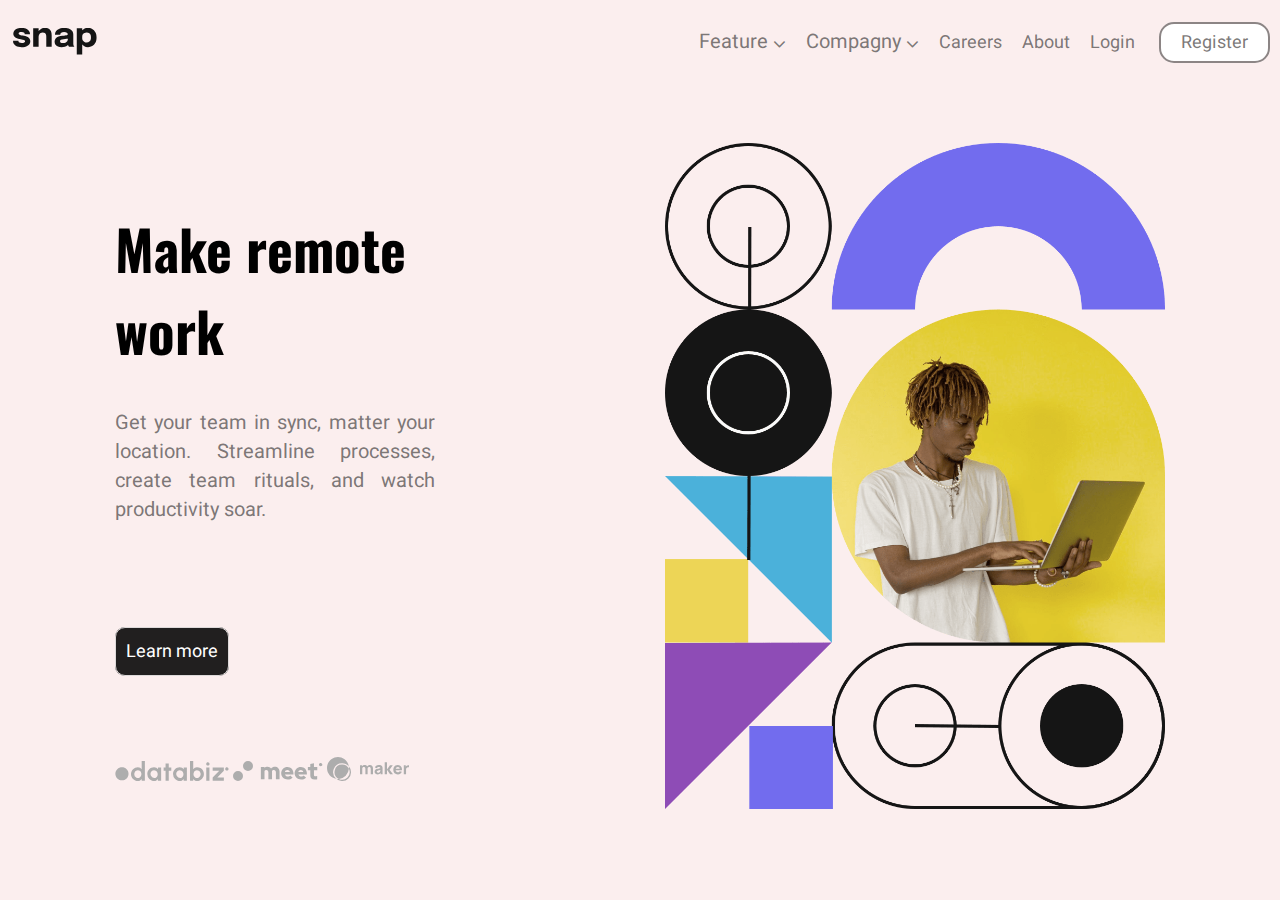
<file: frontEndMenter_2/index.html>
<!DOCTYPE html>
<html lang="en">
<head>
    <meta charset="UTF-8">
    <meta http-equiv="X-UA-Compatiblerotate()" content="IE=edge">
    <meta name="viewport" content="width=device-width, initial-scale=1.0">
    <link rel="stylesheet" href="style.css">
    <link rel="shortcut icon" href="favicon-32x32.png">
    <link rel="stylesheet" href="font-awesome-4.7.0/css/font-awesome.min.css">
   <script src="jquery-3.6.0.js"></script>
    <title>Front end challenge 2</title>
</head>
<body>
    <header>
        <svg width="84" height="27" xmlns="http://www.w3.org/2000/svg" class="logo"><path d="M8.852 19.42c-1.108 0-2.175-.128-3.202-.385a9.648 9.648 0 0 1-2.756-1.137c-.811-.502-1.453-1.13-1.925-1.882-.473-.752-.709-1.63-.709-2.633v-.316h5.39v.246c0 .676.3 1.172.901 1.487.601.315 1.415.472 2.441.472a7.08 7.08 0 0 0 1.55-.166c.495-.11.903-.291 1.224-.542.321-.251.482-.569.482-.954 0-.618-.342-1.056-1.024-1.313-.683-.256-1.777-.513-3.282-.77a21.716 21.716 0 0 1-2.59-.595A10.937 10.937 0 0 1 2.938 9.91 5.28 5.28 0 0 1 1.17 8.28C.727 7.622.505 6.82.505 5.875c0-1.26.382-2.322 1.146-3.185.764-.863 1.782-1.517 3.054-1.96C5.977.287 7.377.065 8.905.065c1.458 0 2.818.242 4.078.726 1.26.484 2.28 1.179 3.062 2.083.782.904 1.172 1.992 1.172 3.264v.245H11.88v-.21c0-.467-.149-.846-.446-1.138a2.804 2.804 0 0 0-1.129-.656 4.616 4.616 0 0 0-1.418-.219c-.443 0-.9.05-1.373.149-.473.099-.872.262-1.199.49-.327.227-.49.545-.49.954 0 .396.175.72.525.97.35.252.84.456 1.47.613.63.158 1.36.306 2.188.447.781.128 1.607.306 2.476.533.869.228 1.686.549 2.45.963a5.34 5.34 0 0 1 1.855 1.627c.472.671.709 1.52.709 2.546 0 1.062-.245 1.972-.735 2.73a5.607 5.607 0 0 1-1.987 1.847 10.04 10.04 0 0 1-2.782 1.05c-1.021.227-2.068.341-3.142.341ZM33.48 19V8.92c0-.77-.1-1.473-.298-2.109a2.965 2.965 0 0 0-1.067-1.531c-.513-.385-1.254-.577-2.223-.577-.84 0-1.566.192-2.178.577a3.754 3.754 0 0 0-1.41 1.61c-.326.688-.49 1.482-.49 2.38L24.31 8.185c0-1.61.35-3.022 1.05-4.235a7.627 7.627 0 0 1 2.844-2.853C29.398.41 30.726.066 32.183.066c1.53 0 2.786.306 3.772.919.986.612 1.721 1.464 2.205 2.555.484 1.09.726 2.365.726 3.824V19H33.48Zm-13.09 0V.415h5.425V19h-5.425Zm28.389.385c-1.354 0-2.558-.216-3.614-.648-1.056-.431-1.881-1.055-2.476-1.872-.595-.817-.893-1.808-.893-2.975 0-1.318.362-2.392 1.085-3.22.724-.828 1.683-1.461 2.879-1.899a15.898 15.898 0 0 1 3.894-.866c2.041-.198 3.45-.38 4.226-.542.776-.164 1.164-.45 1.164-.858V6.47c0-.688-.33-1.23-.989-1.627-.66-.397-1.578-.595-2.756-.595-1.249 0-2.202.224-2.861.673-.66.45-.99 1.135-.99 2.056H42.11c0-1.493.406-2.753 1.217-3.78.81-1.026 1.91-1.805 3.298-2.336 1.389-.53 2.958-.796 4.708-.796 1.633 0 3.144.248 4.532.744 1.389.496 2.506 1.24 3.352 2.231.845.992 1.268 2.252 1.268 3.78v8.032c0 .479.015.937.044 1.374.03.438.096.837.201 1.199.117.408.263.747.438 1.015.175.268.32.455.437.56h-5.337a3.723 3.723 0 0 1-.376-.508 3.962 3.962 0 0 1-.43-.892 7.195 7.195 0 0 1-.305-1.234 9.674 9.674 0 0 1-.097-1.461l1.12.77c-.326.77-.854 1.432-1.583 1.986-.73.554-1.593.98-2.59 1.278-.998.297-2.074.446-3.23.446Zm1.452-4.06a6.14 6.14 0 0 0 2.389-.464A4.104 4.104 0 0 0 54.43 13.4c.467-.665.7-1.534.7-2.608V8.92l1.348 1.313c-.77.28-1.66.51-2.669.69-1.01.182-2.015.324-3.019.43-1.19.116-2.08.317-2.668.603-.59.286-.884.767-.884 1.444 0 .642.25 1.123.752 1.444.502.32 1.249.481 2.24.481Zm13.742 11.323V.415h5.442v26.233h-5.442Zm11.182-7.228a7.325 7.325 0 0 1-4.042-1.181c-1.225-.788-2.205-1.85-2.94-3.185-.735-1.336-1.103-2.838-1.103-4.507v-.28l2.345-.052v.21c0 .863.21 1.619.63 2.266.42.648.963 1.146 1.628 1.496.665.35 1.359.526 2.082.526 1.19 0 2.226-.412 3.106-1.234.881-.823 1.322-2.109 1.322-3.859s-.438-3.025-1.313-3.824c-.875-.799-1.913-1.199-3.115-1.199-.723 0-1.417.173-2.082.517a4.308 4.308 0 0 0-1.628 1.461c-.42.63-.63 1.383-.63 2.257l-2.345-.14c0-1.68.368-3.164 1.103-4.453.735-1.29 1.715-2.307 2.94-3.054a7.619 7.619 0 0 1 4.042-1.12c1.505 0 2.911.37 4.218 1.111 1.306.741 2.365 1.823 3.176 3.247.81 1.423 1.216 3.155 1.216 5.197 0 2.135-.396 3.932-1.19 5.39-.793 1.458-1.843 2.558-3.15 3.299a8.51 8.51 0 0 1-4.27 1.111Z" fill="#151515"/></svg> 
        <nav>
            <div class="navBar">
                <span class="feature">Feature <i class=" fa fa-duotone fa-angle-down rotate-feature"></i>
                    <ul class="ul-feature">
                        <li><a href=""> <svg width="14" height="16" xmlns="http://www.w3.org/2000/svg" class="svg"><path d="M14 3v12a1 1 0 0 1-1 1H1a1 1 0 0 1-1-1V3a1 1 0 0 1 1-1h1V1a1 1 0 1 1 2 0v1h2V1a1 1 0 1 1 2 0v1h2V1a1 1 0 0 1 2 0v1h1a1 1 0 0 1 1 1Zm-2 3H2v1h10V6Zm0 3H2v1h10V9Zm0 3H2v1h10v-1Z" fill="#726CEE"/></svg>Todo List</a></li>
                        <li><a href=""> <svg width="16" height="16" xmlns="http://www.w3.org/2000/svg" class="svg"><path d="M12.667 8.667h-4v4h4v-4ZM11.334 0v1.333H4.667V0h-2v1.333h-1C.75 1.333 0 2.083 0 3v11.333C0 15.25.75 16 1.667 16h12.667C15.25 16 16 15.25 16 14.333V3c0-.917-.75-1.667-1.666-1.667h-1V0h-2Zm3 14.333H1.667V5.5h12.667v8.833Z" fill="#4BB1DA"/></svg>   Calander</a></li>
                        <li><a href=""> <svg width="13" height="17" xmlns="http://www.w3.org/2000/svg" class="svg"><path d="M6.408 13.916c-3.313 0-6-1.343-6-3 0-.612.371-1.18 1-1.654V7.916a5 5 0 0 1 3.041-4.6 2 2 0 0 1 3.507-1.664 2 2 0 0 1 .411 1.664 5.002 5.002 0 0 1 3.041 4.6v1.346c.629.474 1 1.042 1 1.654 0 1.657-2.687 3-6 3Zm0 1c.694 0 1.352-.066 1.984-.16.004.054.016.105.016.16a2 2 0 0 1-4 0c0-.055.012-.106.016-.16.633.094 1.29.16 1.984.16Z" fill="#EDD556"/></svg>  Reminder</a></li>
                        <li><a href=""> <svg width="16" height="16" xmlns="http://www.w3.org/2000/svg" class="svg"><path d="M8 0a8 8 0 1 1 0 16A8 8 0 0 1 8 0Zm0 2.133a5.867 5.867 0 1 0 0 11.734A5.867 5.867 0 0 0 8 2.133ZM8 3.2a4.8 4.8 0 1 1 0 9.6 4.8 4.8 0 0 1 0-9.6Zm-.533 2.667a.533.533 0 0 0-.534.533v2.133c0 .295.24.534.534.534h3.2a.533.533 0 0 0 0-1.067H8V6.4a.533.533 0 0 0-.533-.533Z" fill="#8E4CB6"/></svg>  Planning</a></li>
                    </ul>
                </span>
                <span class="compagny">Compagny <i class=" fa fa-duotone fa-angle-down rotate-compagny"></i>
                    <ul class="ul-compagny">
                        <li><a href="#">History</a></li>
                        <li><a href="#">Our time</a></li>
                        <li><a href="#">Bloc</a></li>
                    </ul>
                </span>
                <span><a href="#">Careers</a></span>
                <span><a href="#">About</a></span>
                <div class="connexion">
                    <span><a href="#">Login</a></span>
                    <span class="active"><a href="#">Register</a></span>
                </div>
            </div>
        </nav>
    </header>
    <div class="menu">
        <p class="icon-menu-1"></p>
        <p class="icon-menu-2"></p>
        <p class="icon-menu-3"></p>
    </div>
    <br><br><br><br><br>
<main>
    <div class="culunm">
        <div class="row row-1">
                <div>
                    <h1> Make remote work</h1>
                    <p>Get your team in sync, matter your location. Streamline processes, create team rituals, and watch productivity soar. </p> <br> <br><br><br>
                    <p><a href="#">Learn more</a></p> <br> <br> <br> <br>
                </div>
                <div class="svg">
                    <svg width="114" height="20" xmlns="http://www.w3.org/2000/svg"><path d="M22.887 20c.838 0 1.576-.183 2.213-.55a4.977 4.977 0 0 0 1.584-1.429v1.638h3.195V0h-3.195v8.191A4.848 4.848 0 0 0 25.1 6.756c-.637-.362-1.375-.544-2.213-.544-.951 0-1.842.18-2.67.538-.83.358-1.561.854-2.194 1.487a6.996 6.996 0 0 0-1.486 2.196A6.68 6.68 0 0 0 16 13.106c0 .953.179 1.844.537 2.674.358.83.853 1.562 1.486 2.195a6.989 6.989 0 0 0 2.193 1.488c.83.358 1.72.537 2.671.537Zm.04-3.08a3.42 3.42 0 0 1-1.827-.511 3.826 3.826 0 0 1-1.827-3.303c0-.708.166-1.35.498-1.926a3.9 3.9 0 0 1 1.322-1.383 3.379 3.379 0 0 1 1.834-.518c.672 0 1.272.17 1.8.511.528.341.94.802 1.237 1.383.297.581.445 1.225.445 1.933 0 .7-.148 1.34-.445 1.92a3.53 3.53 0 0 1-1.23 1.383c-.524.34-1.127.511-1.807.511ZM39.294 20c.794 0 1.486-.181 2.075-.544a4.375 4.375 0 0 0 1.434-1.422l.13 1.625h3.209V6.553h-3.195l.144 1.678a5.992 5.992 0 0 0-1.748-1.468c-.685-.385-1.464-.577-2.337-.577-.934 0-1.807.175-2.619.524a6.818 6.818 0 0 0-2.147 1.455c-.62.62-1.1 1.341-1.44 2.163a6.81 6.81 0 0 0-.511 2.634 6.935 6.935 0 0 0 2.042 4.967 7.16 7.16 0 0 0 2.24 1.52c.846.368 1.754.551 2.723.551Zm.091-3.08a3.51 3.51 0 0 1-1.813-.498 4.227 4.227 0 0 1-1.395-1.33 4.049 4.049 0 0 1-.654-1.842c-.061-.734.057-1.4.353-1.998a3.592 3.592 0 0 1 1.264-1.435 3.3 3.3 0 0 1 1.853-.538 3.32 3.32 0 0 1 1.794.498c.532.332.968.776 1.309 1.33.34.555.541 1.173.602 1.855.053.725-.054 1.387-.32 1.986a3.384 3.384 0 0 1-1.172 1.435c-.516.358-1.122.537-1.82.537Zm14.378 2.74V9.75h2.54V6.553h-2.54V2.438h-3.195v4.115H48.63v3.198h1.938v9.908h3.195Zm11.273.34c.795 0 1.486-.181 2.076-.544a4.375 4.375 0 0 0 1.433-1.422l.131 1.625h3.208V6.553H68.69l.145 1.678a5.992 5.992 0 0 0-1.749-1.468c-.685-.385-1.464-.577-2.337-.577-.934 0-1.807.175-2.619.524a6.818 6.818 0 0 0-2.147 1.455c-.62.62-1.1 1.341-1.44 2.163a6.81 6.81 0 0 0-.51 2.634 6.935 6.935 0 0 0 2.042 4.967 7.16 7.16 0 0 0 2.239 1.52c.847.368 1.754.551 2.723.551Zm.092-3.08a3.51 3.51 0 0 1-1.814-.498 4.227 4.227 0 0 1-1.394-1.33 4.049 4.049 0 0 1-.655-1.842c-.06-.734.057-1.4.354-1.998a3.592 3.592 0 0 1 1.263-1.435 3.3 3.3 0 0 1 1.853-.538 3.32 3.32 0 0 1 1.794.498c.532.332.969.776 1.31 1.33.34.555.54 1.173.602 1.855.052.725-.055 1.387-.321 1.986a3.384 3.384 0 0 1-1.172 1.435c-.515.358-1.122.537-1.82.537ZM81.993 20c.96 0 1.857-.18 2.69-.537a6.968 6.968 0 0 0 3.687-3.696 6.774 6.774 0 0 0 .536-2.687c0-1.267-.31-2.423-.93-3.467a7.027 7.027 0 0 0-2.5-2.496c-1.048-.62-2.209-.93-3.483-.93-.82 0-1.547.185-2.18.556a5.15 5.15 0 0 0-1.591 1.448V0h-3.195v19.66h3.195v-1.665a5.15 5.15 0 0 0 1.59 1.448c.634.371 1.36.557 2.18.557Zm-.04-3.093c-.663 0-1.256-.17-1.78-.511a3.53 3.53 0 0 1-1.231-1.383 4.187 4.187 0 0 1-.445-1.933c0-.69.148-1.326.445-1.907a3.58 3.58 0 0 1 1.23-1.39 3.164 3.164 0 0 1 1.782-.517c.672 0 1.287.17 1.846.511.558.341 1.004.802 1.335 1.383.332.58.498 1.221.498 1.92 0 .708-.166 1.35-.498 1.927a3.88 3.88 0 0 1-1.329 1.382 3.435 3.435 0 0 1-1.852.518ZM92.874 4.6c.463 0 .854-.155 1.173-.465.318-.31.478-.701.478-1.173 0-.463-.16-.852-.478-1.166a1.604 1.604 0 0 0-1.172-.472c-.463 0-.856.157-1.179.472a1.563 1.563 0 0 0-.484 1.166c0 .472.161.863.484 1.173.323.31.716.465 1.179.465Zm19 5c.463 0 .854-.155 1.173-.465.318-.31.478-.701.478-1.173 0-.463-.16-.852-.478-1.166a1.604 1.604 0 0 0-1.172-.472c-.463 0-.856.157-1.179.472a1.563 1.563 0 0 0-.484 1.166c0 .472.161.863.484 1.173.323.31.716.465 1.179.465ZM6.979 19.324c1.835 0 3.385-.616 4.65-1.846 1.264-1.23 1.896-2.782 1.896-4.654 0-1.838-.632-3.38-1.897-4.628-1.264-1.248-2.814-1.872-4.65-1.872-1.835 0-3.393.624-4.675 1.872C1.021 9.444.38 10.986.38 12.824c0 1.872.64 3.423 1.922 4.654 1.282 1.23 2.84 1.846 4.676 1.846Zm87.48.335V6.553h-3.195V19.66h3.195Zm14.399 0v-3.198h-6.573l6.573-6.71V6.553H97.675v3.198h6.586l-6.586 6.71v3.198h11.182Z" fill="#ADADAD"/></svg>
                    <svg width="90" height="20" xmlns="http://www.w3.org/2000/svg"><path d="M5 10a5 5 0 1 1 0 10 5 5 0 0 1 0-10ZM15 0a5 5 0 1 1 0 10 5 5 0 0 1 0-10Zm16.515 18.34V9.964c.226-.293.5-.513.824-.66.324-.146.689-.22 1.095-.22.587 0 1.058.205 1.412.614.353.408.53.945.53 1.608v7.034h3.658v-7.543a7.069 7.069 0 0 0-.045-.787c.241-.293.527-.52.858-.683.331-.162.7-.242 1.107-.242.587 0 1.057.204 1.411.613.354.408.53.945.53 1.608v7.034h3.659v-7.543c0-1.435-.433-2.615-1.299-3.54-.865-.926-1.976-1.389-3.33-1.389-.783 0-1.506.147-2.168.44a4.968 4.968 0 0 0-1.716 1.25 4.316 4.316 0 0 0-1.524-1.239 4.504 4.504 0 0 0-2.021-.45c-.557 0-1.088.084-1.592.254-.505.17-.967.424-1.389.763V6.1h-3.658v12.24h3.658Zm23.168.231c.993 0 1.885-.146 2.675-.44.79-.292 1.562-.763 2.315-1.41l-2.416-2.199c-.286.293-.632.52-1.039.683a3.63 3.63 0 0 1-1.355.243c-.692 0-1.294-.182-1.806-.544a3.22 3.22 0 0 1-1.13-1.4h8.514v-.926a7.74 7.74 0 0 0-.452-2.672c-.301-.825-.719-1.531-1.253-2.117A5.875 5.875 0 0 0 56.828 6.4a5.71 5.71 0 0 0-2.416-.509c-.873 0-1.69.162-2.45.486a6.032 6.032 0 0 0-1.976 1.342 6.357 6.357 0 0 0-1.321 2.025 6.418 6.418 0 0 0-.486 2.487c0 .88.17 1.709.508 2.488a6.378 6.378 0 0 0 1.378 2.024 6.268 6.268 0 0 0 2.066 1.343 6.717 6.717 0 0 0 2.552.485Zm2.167-7.682h-4.99c.18-.617.49-1.095.926-1.434.436-.34.956-.51 1.558-.51.587 0 1.103.178 1.547.533.444.355.764.825.96 1.411Zm11.268 7.682c.994 0 1.885-.146 2.676-.44.79-.292 1.562-.763 2.314-1.41l-2.416-2.199c-.286.293-.632.52-1.039.683a3.63 3.63 0 0 1-1.354.243c-.693 0-1.295-.182-1.807-.544a3.22 3.22 0 0 1-1.129-1.4h8.513v-.926a7.74 7.74 0 0 0-.452-2.672c-.3-.825-.718-1.531-1.253-2.117A5.875 5.875 0 0 0 70.263 6.4a5.71 5.71 0 0 0-2.416-.509c-.873 0-1.69.162-2.45.486a6.032 6.032 0 0 0-1.976 1.342 6.357 6.357 0 0 0-1.32 2.025 6.418 6.418 0 0 0-.486 2.487c0 .88.17 1.709.508 2.488a6.378 6.378 0 0 0 1.377 2.024 6.268 6.268 0 0 0 2.066 1.343 6.717 6.717 0 0 0 2.552.485Zm2.168-7.682h-4.99c.18-.617.489-1.095.925-1.434.437-.34.956-.51 1.558-.51.587 0 1.103.178 1.547.533.444.355.764.825.96 1.411Zm11.335 7.613c.346 0 .775-.035 1.287-.104a7.37 7.37 0 0 0 1.265-.266V15.1c-.301.092-.58.158-.836.196a5.456 5.456 0 0 1-.813.058c-.587 0-.997-.112-1.23-.335-.234-.224-.35-.606-.35-1.146v-4.65h3.342V6.1h-3.342V2.143l-3.658.81V6.1H74.87v3.123h2.416v5.392c0 1.28.365 2.248 1.095 2.904.73.655 1.81.983 3.24.983Zm6.042-13.225c.462 0 .853-.156 1.172-.466.318-.31.478-.7.478-1.173 0-.463-.16-.852-.478-1.166A1.604 1.604 0 0 0 87.663 2c-.463 0-.856.157-1.179.472A1.563 1.563 0 0 0 86 3.638c0 .472.161.863.484 1.173.323.31.716.466 1.179.466Z" fill="#ADADAD" fill-rule="evenodd"/></svg>
                    <svg width="83" height="24" xmlns="http://www.w3.org/2000/svg"><path d="M35.276 17.143V11.76c0-.51.141-.925.424-1.246.282-.321.656-.482 1.123-.482.488 0 .87.164 1.148.49.277.326.415.783.415 1.37v5.25h2.238V11.76c0-.34.065-.64.194-.9.129-.261.308-.464.539-.61.23-.145.502-.218.814-.218.489 0 .871.164 1.148.49.277.326.416.783.416 1.37v5.25h2.238V11.3c0-.971-.26-1.757-.778-2.358-.518-.6-1.285-.9-2.3-.9-.592 0-1.131.13-1.616.39-.486.26-.873.624-1.16 1.09l.062-.096-.037-.07a2.632 2.632 0 0 0-.687-.768l-.145-.103c-.447-.296-1.02-.444-1.716-.444-.609 0-1.159.134-1.65.403-.327.18-.61.401-.848.666l-.102.12v-.975h-1.975v8.887h2.255Zm15.305.247c.768 0 1.403-.133 1.905-.4.39-.206.76-.514 1.109-.921l.014-.018v1.092h1.958v-5.431c0-.406-.016-.773-.049-1.103a2.653 2.653 0 0 0-.313-.987 2.61 2.61 0 0 0-1.382-1.25c-.609-.242-1.306-.363-2.09-.363-1.07 0-1.915.23-2.534.691a3.434 3.434 0 0 0-1.268 1.794l2.025.642c.142-.406.392-.688.748-.848.357-.159.7-.238 1.029-.238.592 0 1.015.123 1.267.37.177.173.292.414.345.724l.015.116-.357.053-.366.055-.353.052c-.576.085-1.091.174-1.547.267-.455.094-.847.2-1.176.321-.478.176-.858.394-1.14.654-.283.261-.487.561-.613.901a3.22 3.22 0 0 0-.19 1.128c0 .493.114.945.342 1.353.228.409.562.735 1.004.98.442.244.98.366 1.617.366Zm.477-1.761c-.258 0-.48-.039-.666-.115a.953.953 0 0 1-.432-.334.89.89 0 0 1-.153-.522c0-.148.032-.283.095-.403.063-.121.162-.232.296-.334.135-.101.312-.196.531-.284.192-.07.414-.137.667-.197.252-.06.584-.128.995-.202.257-.046.564-.1.92-.16l.03-.004v.007a15.73 15.73 0 0 1-.014.333l-.01.186c-.02.321-.086.603-.202.844-.06.126-.174.282-.341.469a2.32 2.32 0 0 1-.675.498c-.282.145-.63.218-1.04.218Zm8.92 1.514v-4.279l3.077 4.279h2.913l-3.423-4.444 3.21-4.443H62.99l-3.012 4.279V5.294h-2.271l-.017 11.849h2.288Zm14.968-3.818c.093-1.075-.017-2.01-.33-2.806-.312-.796-.795-1.413-1.448-1.852-.652-.438-1.445-.658-2.378-.658-.877 0-1.654.199-2.328.597a4.192 4.192 0 0 0-1.589 1.674c-.384.719-.576 1.564-.576 2.535 0 .888.197 1.677.589 2.365a4.244 4.244 0 0 0 1.63 1.621c.693.393 1.495.589 2.406.589.856 0 1.644-.225 2.366-.675a3.937 3.937 0 0 0 1.584-1.893l-2.239-.641c-.164.362-.403.639-.715.83-.313.193-.689.289-1.128.289-.696 0-1.224-.227-1.584-.68-.248-.313-.411-.716-.488-1.21l-.012-.085h6.24Zm-2.265-1.662h-3.915l.016-.076c.077-.323.191-.6.345-.83l.08-.11c.359-.464.92-.696 1.682-.696.653 0 1.123.199 1.411.597.177.244.3.585.368 1.022l.013.093Zm6.37 5.48V12.6c0-.34.047-.646.14-.918a2.02 2.02 0 0 1 .412-.707c.181-.2.403-.361.667-.482.263-.126.558-.201.884-.226.327-.025.613.001.86.078v-2.09a4.173 4.173 0 0 0-.806-.02c-.27.019-.53.065-.782.14a2.869 2.869 0 0 0-.7.308c-.28.164-.515.373-.707.625a3.2 3.2 0 0 0-.212.316l-.035.063V8.256h-1.975v8.887h2.255ZM10.972 0c5.466 0 9.999 3.997 10.834 9.228A8.914 8.914 0 0 1 9.228 21.805C3.998 20.97 0 16.438 0 10.971 0 4.912 4.912 0 10.97 0Zm4.099 6.171a8.914 8.914 0 0 0-5.842 15.634 11.095 11.095 0 0 0 2.639.102 7.543 7.543 0 0 1 3.226-14.364 7.55 7.55 0 0 1 6.813 4.322 10.972 10.972 0 0 1-10.04 10.042 7.543 7.543 0 0 0 10.04-10.042 11.052 11.052 0 0 0-.1-2.637 8.892 8.892 0 0 0-6.736-3.057Z" fill="#ADADAD"/></svg>
                </div>
        </div>
        <div class="row">
            <img src="images/image-hero-desktop.png" alt="image">
        </div>
    </div>
</main>
    <script src="script.js"></script>
</body>
</file>
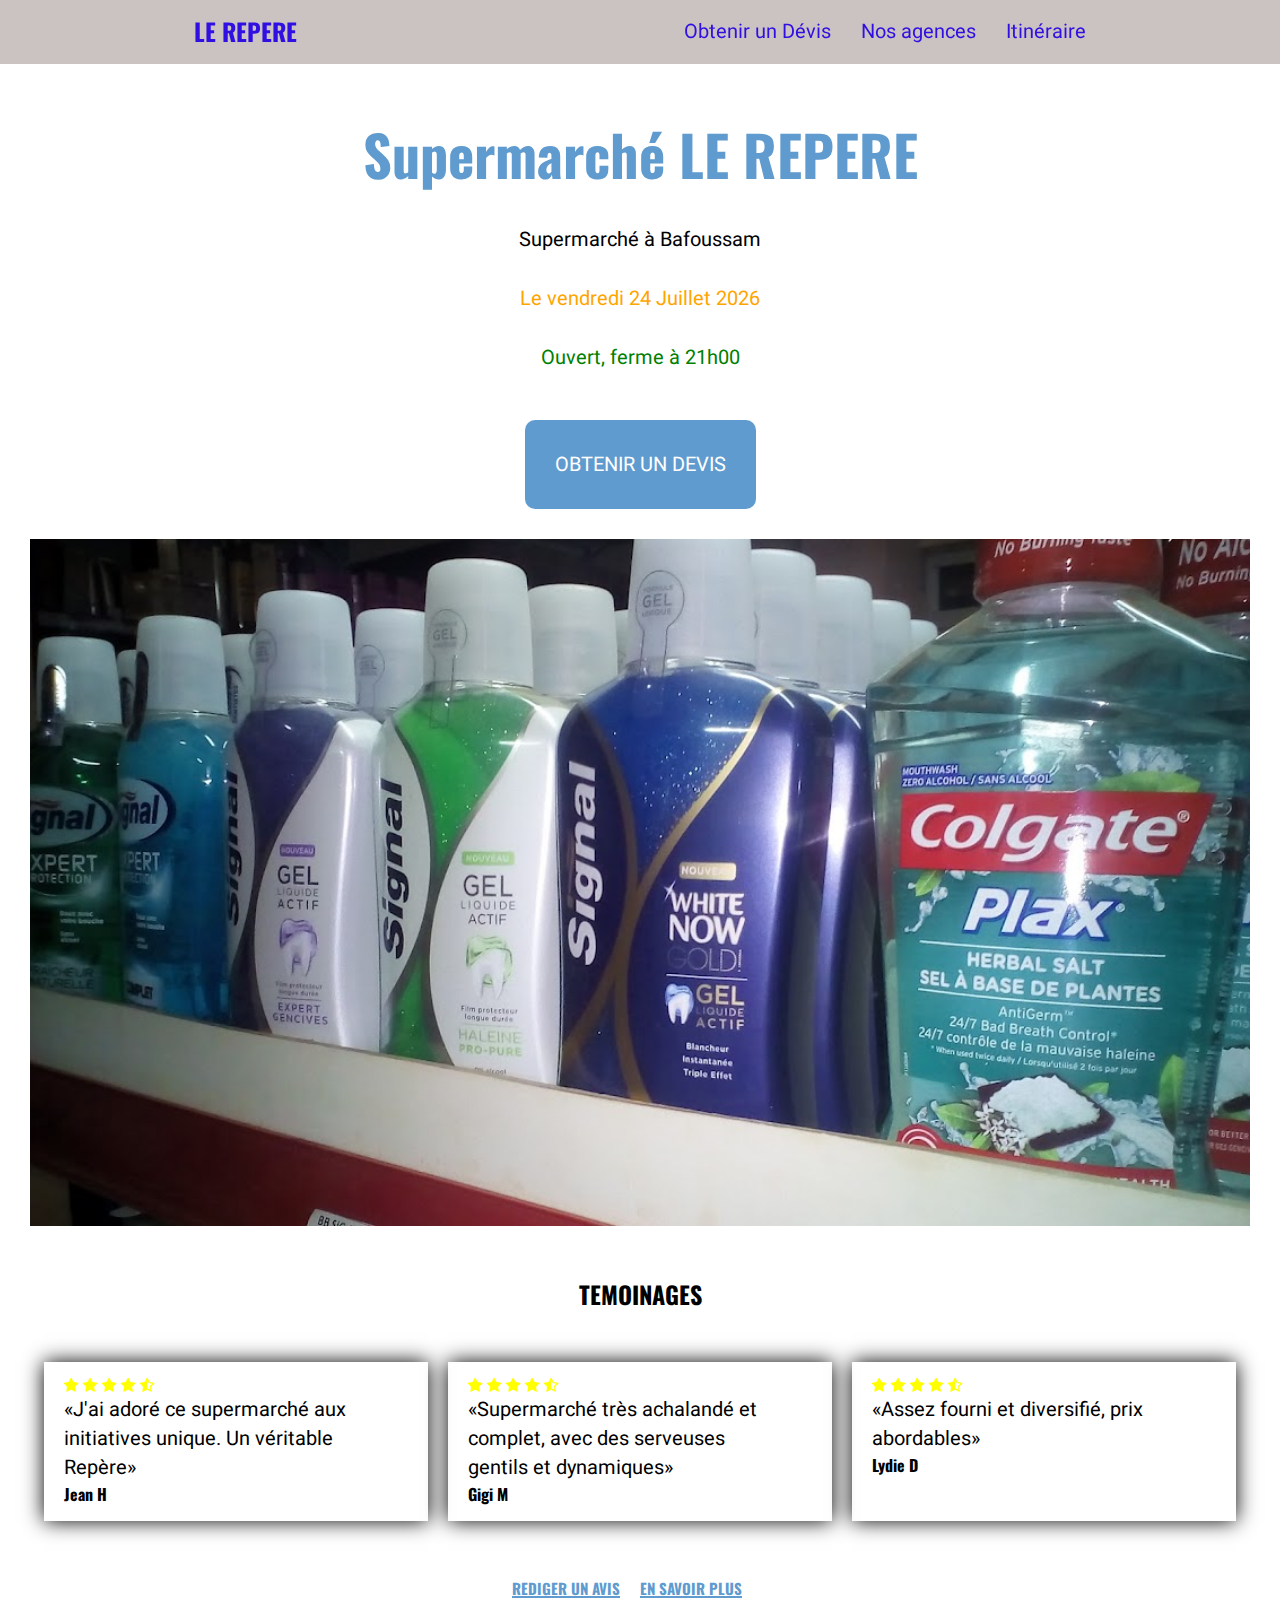
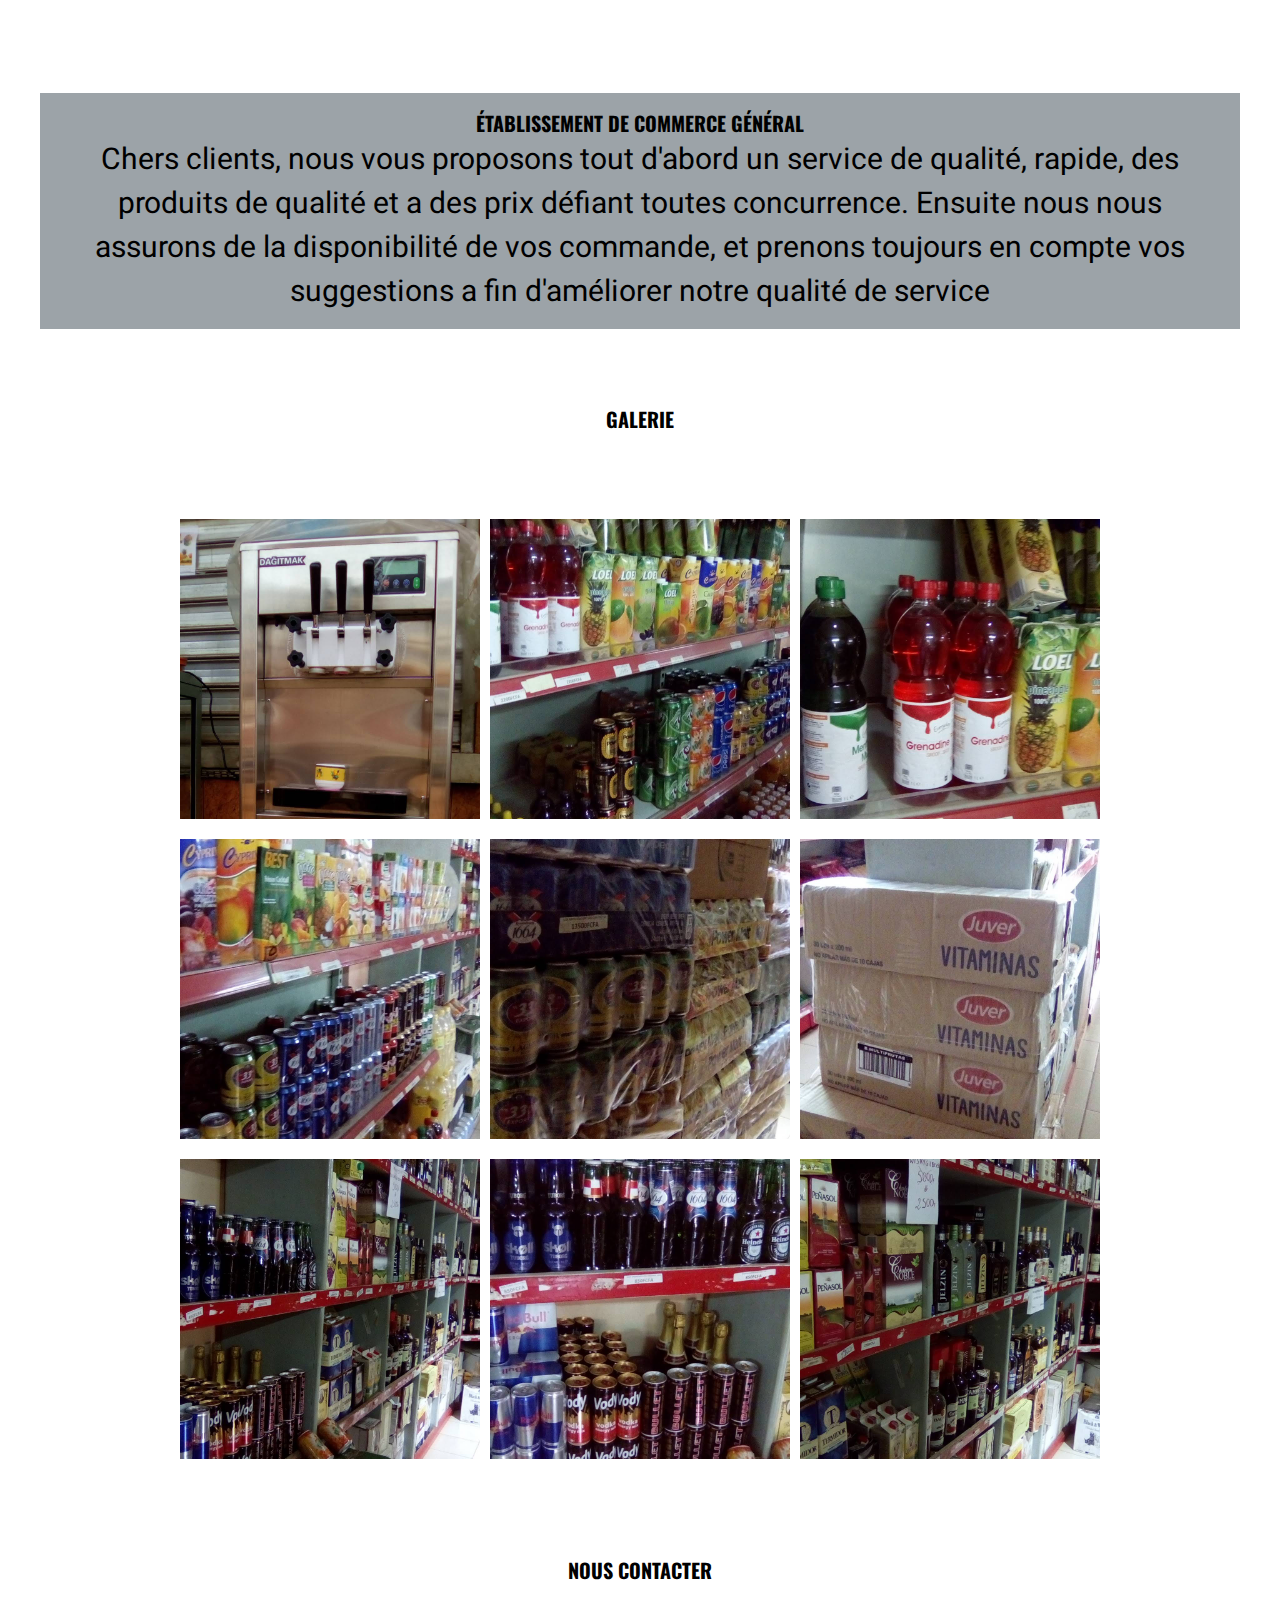
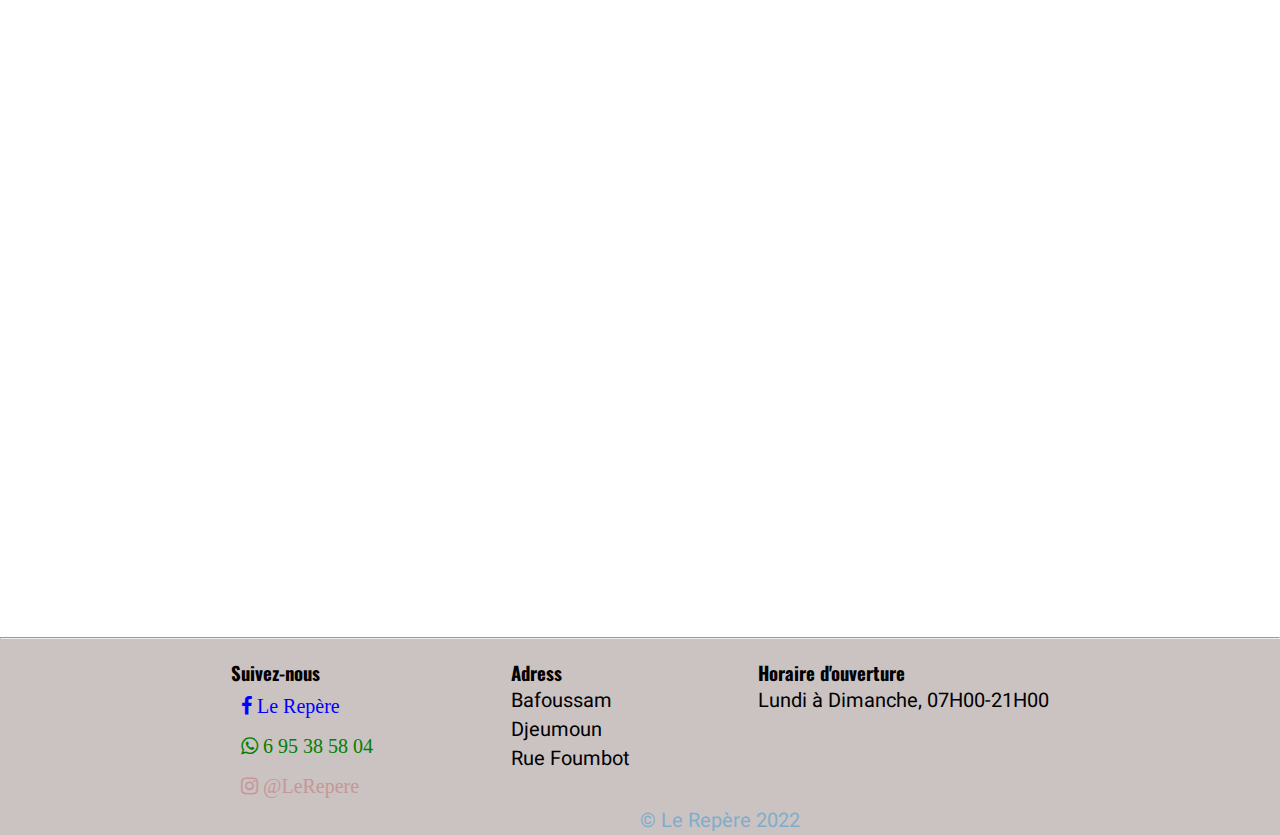
<file: le_repere/index.html>
<!DOCTYPE html>
<html lang="fr">
<head>
    <meta charset="UTF-8">
    <meta http-equiv="X-UA-Compatible" content="IE=edge">
    <meta name="viewport" content="width=device-width, initial-scale=1.0">
    <title>LE REPERE Supermarché à Bafoussam</title>
    <link rel="stylesheet" href="style.css">  
    <link rel="stylesheet" href="font-awesome-4.7.0/css/font-awesome.min.css">
</head>
<body>
    <header class="accueil">
        <div class="NavBar">
            <h2>LE REPERE</h2>
            <nav class="liste">
                <ul id="BoutonMenu">
                    <li><a href="#"> Obtenir un Dévis</a></li> <hr class="hr-menu">
                    <li><a href="#" id="derouler"> Nos agences</a></li> <hr class="hr-menu">

                    <li><a href="#"> Itinéraire</a></li> <hr class="hr-menu">           
                </ul> 
                <img src="images/menu.png" alt="" width="20px"  class="BoutonMenu" onclick="toogleButton()">
            </nav>
        </div>
        <div class="sous-menu">
            <ul class="menu-deroulant">
                <li class="menu"><a href="#">Bafoussam </a> <hr class="separateur"> </li>
                <li class="menu"><a href="#">Bamenda</a> <hr class="separateur"> </li>
                <li class="menu"><a href="#">Douala</a> <hr class="separateur"> </li>   
            </ul>
            <div id="hamburger">
                <span class="agence-1"></span>
                <span class="agence-2"></span>
                <span class="agence-3"></span>
            </div>
               
        </div>
    </header>
    <main>
    <section class="titre">
        <br> <br> 
        <br>
        <br>
        <h1 class="title">Supermarché LE REPERE   </h1>
        <p>Supermarché à Bafoussam</p>  <p id="Heure_ouverture"></p> <p id="open-close"></p> <br>
    <a class="style-devis" href="">
        <div class="devis">
            <p>OBTENIR UN DEVIS</p>
        </div>
    </a>
    </section>
    <section class="image">
        <img src="images/2017-10-04.jpg" alt="" class="accueil-img">
    </section>
    <br>
    <br>

    <section class="temoinage">
            <h2>TEMOINAGES</h2>
        <div class="row">
            <div class="col-3" >
                <div class="rating">
                    <i class="fa fa-star" aria-hidden="true" style="color: yellow;"></i>
                    <i class="fa fa-star" aria-hidden="true" style="color: yellow;"></i>
                    <i class="fa fa-star" aria-hidden="true" style="color: yellow;"></i>
                    <i class="fa fa-star" aria-hidden="true" style="color: yellow;"></i>
                    <i class="fa fa-star-half-o" aria-hidden="true" style="color: yellow;"></i>
               </div>           
                    <p><q>J'ai adoré ce supermarché  aux initiatives unique.  Un véritable Repère</q></p>
                    <h4 class="auteur-1">Jean H</h4>
            </div>
            <div class="col-3">
                <div class="rating">
                    <i class="fa fa-star" aria-hidden="true" style="color: yellow;"></i>
                    <i class="fa fa-star" aria-hidden="true" style="color: yellow;"></i>
                    <i class="fa fa-star" aria-hidden="true" style="color: yellow;"></i>
                    <i class="fa fa-star" aria-hidden="true" style="color: yellow;"></i>
                    <i class="fa fa-star-half-o" aria-hidden="true" style="color: yellow;"></i>
               </div>
                    <p><q>Supermarché très achalandé et complet,  avec des serveuses <br>  gentils et dynamiques</q></p>
                    <h4>Gigi M</h4>
            </div>
            <div class="col-3" >
                <div class="rating">
                    <i class="fa fa-star" aria-hidden="true" style="color: yellow;"></i>
                    <i class="fa fa-star" aria-hidden="true" style="color: yellow;"></i>
                    <i class="fa fa-star" aria-hidden="true" style="color: yellow;"></i>
                    <i class="fa fa-star" aria-hidden="true" style="color: yellow;"></i>
                    <i class="fa fa-star-half-o" aria-hidden="true" style="color: yellow;"></i>
               </div>
                    <p><q>Assez fourni et diversifié, prix abordables</q></p>
                    <h4 class="auteur-1">Lydie D</h4>
            </div>
        </div>

    </section>
    <br>
    <br>
    <section class="avis"> 
        <div class="row row-avis">
            <div class="col-2">
                <div class="avis-2">
                    <a href=""><h2>REDIGER UN AVIS</h2></a>
                </div>
            </div>
            <div class="col-2">
                <div class="avis-2">
                    <a href=""><h2>EN SAVOIR PLUS</h2></a>
                </div>
            </div>
         </div>

    </section>
    <br> <br> <br>
    
    <section class="description">
        <div class="description-container">
            <h2>ÉTABLISSEMENT DE COMMERCE GÉNÉRAL</h2>
            <p>Chers clients, nous vous proposons tout d'abord un service de qualité, rapide, des produits de qualité et a des prix défiant toutes concurrence. Ensuite nous nous assurons de la disponibilité de vos commande, et prenons toujours en compte vos suggestions a fin d'améliorer notre qualité de service</p>
        </div>
    </section>
    

    <div class="galerie">
        <h2>GALERIE</h2>
    </div>
    <section class="photo-galerie">
        <div class="culum">
            <div class="row-1">
                <img src="images/2021-01-14.jpg" alt="">
                <img src="images/rayon 1.jpg" alt="">
                <img src="images/rayon 2.jpg" alt="">
            </div>
            <div class="row-2">
                <img src="images/rayon 3.jpg" alt="">
                <img src="images/rayon 4.jpg" alt="">
                <img src="images/rayon 5.jpg" alt="">
            </div>
            <div class="row-3">
                <img src="images/rayon 6.jpg" alt="">
                <img src="images/rayon 7.jpg" alt="">
                <img src="images/rayon 8.jpg" alt="">
            </div>
        </div>
    </section>
    <br> <br>
    
    <section class="contacts">
        <h2>NOUS CONTACTER</h2>
        <iframe src="https://www.google.com/maps/embed?pb=!1m18!1m12!1m3!1d3971.584343196762!2d10.421774014264225!3d5.479832835935894!2m3!1f0!2f0!3f0!3m2!1i1024!2i768!4f13.1!3m3!1m2!1s0x105f9aa4beacae8d%3A0xc0e9bb0d0dc565cc!2sLE%20REP%C3%88RE!5e0!3m2!1sfr!2scm!4v1653004487621!5m2!1sfr!2scm" width="600" height="450" style="border:0;" allowfullscreen="" loading="lazy" referrerpolicy="no-referrer-when-downgrade"></iframe>
       
        </div>
    </section>
</main>
<footer>
     <hr class="hr-footer">
     <div class="row row-reseau">
            <div class="contact-col-3 reseau">
                <h3>Suivez-nous</h3> 
                <a href=""><i class="fa fa-facebook" aria-hidden="true" style="color:blue ;">  Le Repère </i></a>
                <a href=""><i class="fa fa-whatsapp" aria-hidden="true" style="color:green ;"> 6 95 38 58 04 </i></a>
                <a href=""><i class="fa fa-instagram" aria-hidden="true" style="color:#c59797;"> @LeRepere </i></a>
            </div>
            <div class="contact-col-3">
                <h3>Adress</h3>
                <p>Bafoussam</p>
                <p>Djeumoun</p>
                <p>Rue Foumbot</p>
            </div>
            <div class="contact-col-3">
                <h3>Horaire d'ouverture</h3>
                <p class="horaires"> Lundi à Dimanche, 07H00-21H00</p>
            </div>
     </div>
     <p class="copyright"> &copy; Le Repère 2022</p>         
</footer>

</body>
<script>
//=========================recuperation date=================================================
        let jourOuvrable=new Date();//Objet recuprateur heure et date
        let annee=jourOuvrable.getFullYear();
        let mois=jourOuvrable.getMonth();
        let jour=jourOuvrable.getDate();//jour de la semaine
        let date=jourOuvrable.getDay();//date du jour
        let heureDuJour=jourOuvrable.getHours();
        
        let MOIS= ['Janvier', 'Fevrier', 'Mars', 'Avril', 'Mai', 'Juin', 'Juillet', 'Août', 'Septembre', 'Octobre', 'Novembre', 'Decembre'];
        mois=MOIS[mois];
        let DATE=['dimanche','lundi','mardi','mercredi','jeudi','vendredi','samedi'];
        date=DATE[date];
        document.getElementById('Heure_ouverture').innerHTML= 'Le' + ' ' + ' ' + date + ' ' + jour + ' ' + mois + ' ' + annee;
        document.getElementById('Heure_ouverture').style.color='orange';
       
        if(heureDuJour<7||heureDuJour>=21){
            document.getElementById('open-close').innerHTML= 'Fermé, ouvre à 07h00';
            document.getElementById('open-close').style.color='red';
        }
        else{
            document.getElementById('open-close').innerHTML= 'Ouvert, ferme à 21h00';
            document.getElementById('open-close').style.color='green'; 
        };  

//=========================script du bouton menu===========================================
let menu = document.getElementById('BoutonMenu');
            menu.style.maxHeight='0px';
            menu.style.padding='0px';

    function toogleButton(){
          if( menu.style.maxHeight=='0px' ){
                menu.style.display='flex';
                menu.style.maxHeight='200px';
                menu.style.padding='5px';
           }
           else{
                menu.style.maxHeight='0px'
                menu.style.padding='0px';
            }
};

//======================scripte du sous menu en mode responsive=============================
          let monHamberger = document.getElementById('hamburger');
          let monMenuAgence = document.querySelector('.sous-menu');
          let monMenuDeroulant = document.querySelector('.menu-deroulant');
          let sousMenuAgence = document.querySelector('#derouler');
       
            sousMenuAgence.addEventListener('click',function(){
                monMenuAgence.classList.add('openMenu');
                    monMenuAgence.style.display = 'block';
                    monMenuDeroulant.style.display = 'block';
                    menu.classList.add('derouler-sous-menu'); 
            }); 
            monHamberger.addEventListener('click', function(){
                monMenuAgence.classList.remove('openMenu');
                menu.classList.remove('derouler-sous-menu'); 
            });                   
</script>
</html>
</file>
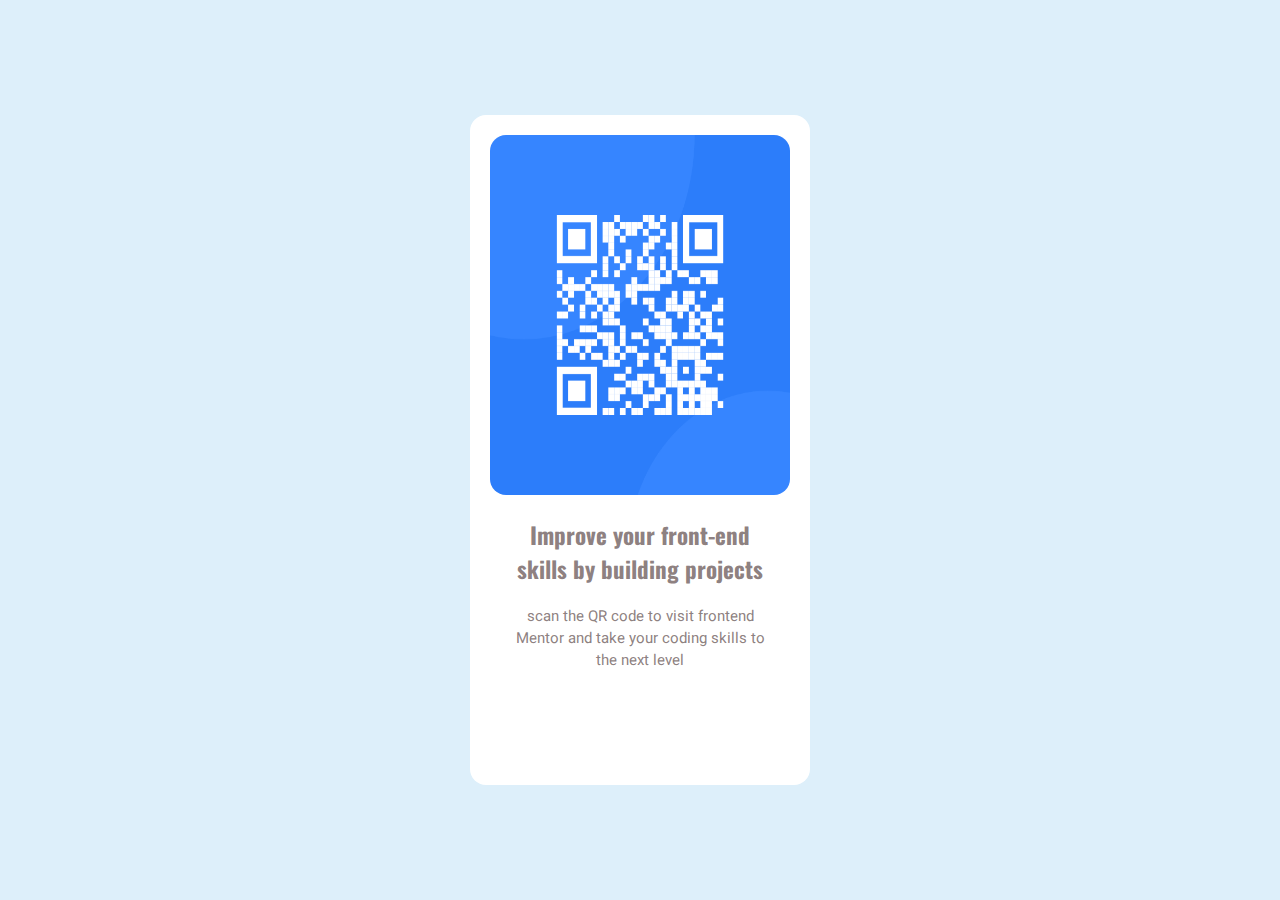
<file: qr-code.html>
<!DOCTYPE html>
<html lang="en">
<head>
    <meta charset="UTF-8">
    <meta http-equiv="X-UA-Compatible" content="IE=edge">
    <meta name="viewport" content="width=device-width, initial-scale=1.0">
    <title>Frontend Mentor | QR code component coding challenge</title>
    <link rel="shortcut icon" href="favicon-32x32.ico">
    <link rel="stylesheet" href="qr-code.css">
</head>
<body>
    <div class="container">
        <div class="container-QR">
            <img src="imageFrontEnMentor/image-qr-code.png" alt="">
            <h2>Improve your front-end <br> skills by building projects</h2>
            <p>scan the QR code to visit frontend <br> Mentor and take your coding skills to <br> the next level</p>       
        </div>
    </div>
    
</body>
</html>
</file>
<file: frontEndMenter_2/style.css>
/*
* Prefixed by https://autoprefixer.github.io
* PostCSS: v8.4.14,
* Autoprefixer: v10.4.7
* Browsers: last 4 version
*/

@import url('https://fonts.googleapis.com/css2?family=Oswald:wght@700&display=swap');
@import url('https://fonts.googleapis.com/css2?family=Heebo:wght@300&family=Oswald:wght@700&display=swap');
body{
    margin: 0;
    padding: 0;
    -webkit-box-sizing: border-box;
    box-sizing: border-box;
    width: 100%;
    background-color: rgba(250, 233, 233, 0.761);
}
header{
    position: relative;
    top: 15px;
    display: -webkit-box;
    display: -ms-flexbox;
    display: flex;
    -webkit-box-align: center;
    -ms-flex-align: center;
    align-items: center;
    -ms-flex-line-pack: center;
    align-content: center;
    -webkit-box-pack: justify;
    -ms-flex-pack: justify;
    justify-content: space-between;
    -ms-flex-wrap: wrap;
    flex-wrap: wrap;
}
nav{
    display: -webkit-box;
    display: -ms-flexbox;
    display: flex;
    -webkit-box-align: center;
    -ms-flex-align: center;
    align-items: center;
    -ms-flex-line-pack: center;
    align-content: center;
    -webkit-box-pack: justify;
    -ms-flex-pack: justify;
    justify-content: space-between;
    -ms-flex-wrap: wrap;
    flex-wrap: wrap;
}
.navBar{
    display: -webkit-box;
    display: -ms-flexbox;
    display: flex;
}
a, p, span{
    font-family: 'Heebo', sans-serif;
    font-size: 18px;
    color: #5a5656cb;
}
.feature, .compagny{
    position: relative;
}

h1, h2, h3, h4, h5{ 
    font-family: 'Oswald', sans-serif;
}

a{
    text-decoration: none;   
}
ul{
    list-style-type: none;
    position: absolute;
    background: white;
    margin: 0;
    border-radius: 10px;
}
ul li{
    padding: 5px 0;
}
.ul-feature{
    left: -30px;
    top: 35px;
    height: 0;
    padding:0 10px;
    overflow: hidden;
    -webkit-transition: height 0.5s;
    -o-transition: height 0.5s;
    transition: height 0.5s;
}
.scrol-feature{
    left: -30px;
    top: 35px;
    height:150px ;
    padding: 0 10px;
    box-shadow: 0px 11px 15px -1px rgba(0,0,0,0.75);
    -webkit-box-shadow: 0px 11px 15px -1px rgba(0,0,0,0.75);
    -moz-box-shadow: 0px 11px 15px -1px rgba(0,0,0,0.75)  
}
.ul-compagny{
    top: 35px; 
    height: 0;
    padding: 0 10px;
    left: 20px;
    overflow: hidden;
    -webkit-transition: height 0.5s;
    -o-transition: height 0.5s;
    transition: height 0.5s;  
}
.scrol-compagny{
    top: 35px; 
    height: 110px; 
    padding:0 10px;
    -webkit-box-shadow: 0 0 0 20 20;
    box-shadow: 0 0 0 20 20;
    box-shadow: 0px 11px 15px -1px #000000bf;
    -webkit-box-shadow: 0px 11px 15px -1px #000000bf;
    -moz-box-shadow: 0px 11px 15px -1px #000000bf
}

.site-logo{
    display: inline-block;
}
.logo{
    padding: 1%;
}
.nav-first-child{
   margin-left: -350px;
}
.nav-second-child span{
    padding: 0 30px;
}
span{
    padding: 0 10px;
    font-size: 20px;
}
header span a:hover{
    cursor: pointer;
    color: black;
}
header span:hover{
    cursor: pointer;
    color: black;
}

.fa{
    position: relative;
    top: 3px;   
}
.rote{
    -webkit-transform: rotate(-180deg);
    -ms-transform: rotate(-180deg);
    transform: rotate(-180deg);
}
.active a{
    border: 2px solid #0f01017a;
    background-color: white;
    border-radius: 15PX;
    padding: 5px 20px;
}

.icon-menu-1, .icon-menu-2, .icon-menu-3{
    width: 35px;
    height: 3px;
    background-color: black;
    margin: 0;
    position: absolute;
    top: 13px;
    -webkit-transition: all 0,9s;
    -o-transition: all 0,9s;
    transition: all 0,9s;  
}
.menu{
    position:relative;
    cursor: pointer;
    height: 30px;
    width: 35px;
    display: none;
}
.opacity .icon-menu-2{
    opacity: 0;
}
.opacity .icon-menu-1{
    -webkit-transform: rotate(45deg);
    -ms-transform: rotate(45deg);
    transform: rotate(45deg);
}
.opacity .icon-menu-3{
    -webkit-transform: rotate(-45deg);
    -ms-transform: rotate(-45deg);
    transform: rotate(-45deg);
}
.icon-menu-1{
    -webkit-transform: translateY(-10px);
    -ms-transform: translateY(-10px);
    transform: translateY(-10px);

}
.icon-menu-3{
    -webkit-transform: translateY(10px);
    -ms-transform: translateY(10px);
    transform: translateY(10px);
}

/*========================style main========================*/
.row img{

    width: 500px;
}
.culunm{
    display: -webkit-box;
    display: -ms-flexbox;
    display: flex;
    -webkit-box-align: center;
    -ms-flex-align: center;
    align-items: center;
    -ms-flex-pack: distribute;
    justify-content: space-around;
    align-content: center;
}
.row{
    flex-basis: 25%;
}
main h1{
    font-size: 55px;
    font-weight:bold; 
}

main p{
    font-size: 20px;
    text-align:justify ;
}
main a{
    background-color: #000000de;
    border: solid 1px #ece7e7ed;
    border-radius: 10px;
    padding: 10px;
    color: white;
}


/*=======================media querie=======================*/
@media screen and (max-width:830px){

    .menu{
        left: 87%;
        display: block; 
        top: -19px;  
    }
    nav{
        position: absolute;
        display: none;
        width: 70%;
        top: -15px;
        right: 0;
        height: 100vh;
        background-color:rgb(255, 255, 255);
        -webkit-transition: all 0.9s;
        -o-transition: all 0.9s;
        transition: all 0.9s;   
    }
   .active-nav{
         position: absolute;
        display: block;
        width: 70%;
        top: -15px;
        right: 0;
        height: 100vh;
        background-color:rgb(255, 255, 255);
    }
    .ul-feature{
        position: relative;
        z-index: 1;
        left: 0;
        top: 0;
        overflow: hidden;
    }
    .ul-compagny{
        position: relative;
        z-index: 1;
        top: 0;
        left: 0;
        overflow: hidden;
    }
    .navBar span{
        padding: 10px 0 10px 15px;
        text-align: justify;

    }
    .navBar span ul{
        width: 45%;
    }

    .navBar{
        position: relative;
        top: 90px;
        -webkit-box-orient: vertical;
        -webkit-box-direction: normal;
        -ms-flex-direction: column;
        flex-direction: column;
    }
    .connexion span a{
        text-align: center;
        
    }
    

    .culunm{
        display: -webkit-box;
        display: -ms-flexbox;
        display: flex;
        -webkit-box-align: center;
        -ms-flex-align: center;
        align-items: center;
       -webkit-box-orient: vertical;
       -webkit-box-direction: reverse;
        -ms-flex-direction: column-reverse;
        flex-direction: column-reverse;
        -ms-flex-pack: distribute;
        justify-content: space-around;
    }
    .row img{

        width: 100%;
    }
    .row-1{
        display: -webkit-box;
        display: -ms-flexbox;
        display: flex;
        -webkit-box-orient: vertical;
        -webkit-box-direction: normal;
        -ms-flex-direction: column;
        flex-direction: column;
        -webkit-box-align: center;
        -ms-flex-align: center;
        align-items: center;
        -webkit-box-pack: center;
        -ms-flex-pack: center;
        justify-content: center;
        -ms-flex-line-pack: center;
        align-content: center;
    }
    main p, h1, a{
        text-align: center;
    }
    main h1{
        font-size: 40px;
        font-weight:bold;  
    }
}
@media screen and (max-width:320px){
    nav{
        position: absolute;
        display: none;
      width: 70%;
        top: -15px;
        right: 0;
        height: 100vh;
        background-color:rgb(255, 255, 255);
        -webkit-transition: all 0.9s;
        -o-transition: all 0.9s;
        transition: all 0.9s; 
    }
    .active-nav{
        position: absolute;
        display: block;
        width: 70%;
        top: -15px;
        right: 0;
        height: 100vh;
        background-color:rgb(255, 255, 255);
    }
   

}
</file>
<file: le_repere/style.css>
@import url('https://fonts.googleapis.com/css2?family=Oswald:wght@700&display=swap');
@import url('https://fonts.googleapis.com/css2?family=Heebo:wght@300&family=Oswald:wght@700&display=swap');
h1, h2, h3, h4, h5{ font-family: 'Oswald', sans-serif;

}
p, a{
    font-family: 'Heebo', sans-serif;
    font-size: 20px;

}
*{
    padding: 0; margin: 0; 
    box-sizing: border-box;
}
.NavBar{
    display: flex;
    align-items: center !important;
    justify-content: space-around;
}
.accueil{ 
     background-color: #bdb1b1c7; 
     position: fixed; 
     width: 100%; 
     margin-top: -42px;
     
}
#derouler{
    color:#2f0fe2 ;
}
.accueil h2{
    color:  #2f0fe2;
     margin: 15px;
}

#Heure_ouverture{
margin: 30px;
}

.titre p{
margin: 30px;
}
ul{ 
    list-style-type: none; 
}
.hr-menu{
    display: none;
}
#BoutonMenu li{
float: left;
}

.liste a{
    text-decoration: none; 
    color: #2f0fe2; 
    padding: 5px 10px; 
    margin: 5px;
}
.menu{
    padding-top:14px ;
}
.sous-menu{
    position: absolute;
    display:block; 
    background-color: #bdb1b1;
    width:20%; 
    top: 66px;
    transform: translateX(-350px);
    height: 100vh !important; 
    padding: 0px 20px 20px;
    z-index: -1;
    transition: transform 1s;
   
}
.openMenu{
    transform: translateX(0px); 
}
.menu-deroulant{
position: relative;
float: right;
display: block;
list-style-type: none;
float: none;
text-align: center;

}
.agence-1, .agence-2, .agence-3{
    width: 35px;
    height: 3px;
    background-color: white;
    display: block;
    text-align: center;
    position: absolute;
    top: 15px;  
}
nav .derouler-sous-menu{
    display: none !important;
}
#hamburger{
    position: relative;
    top:-140px ;
    cursor:pointer;
    height:33px;
    width: 35px;
    left: 0;
    
}
.agence-1{
    display: none;
}
.agence-2{
    transform:  rotateZ(45deg);
}
.agence-3{
    transform:  rotateZ(-45deg);
}

.separateur{
    margin:5px -5px 0px;
}
.derouler:hover .sous-menu .menu-deroulant{
    display: block; top:40px ;
}


.BoutonMenu{
    background-color: wheat; 
    cursor: pointer;
    display: none;
    
}
.titre{
    text-align: center; 
    margin-top: 40px;
}
.title{
    color: #5f9bce; 
    font-size: 56px;
} 
.devis{
    background-color:#5f9bce ; 
    display:inline-block; 
   
    color: white;
    border-radius: 10px;
    

}
.image img{
    padding: 30px; 
    width: 100%; 
    min-height: 336px !important;
}
.style-devis :hover{
    background-color: rgb(172, 178, 243);
}
.space{
    margin: auto 645px;
    border: solid 1px;
}
/*============ style des temoinages======================*/
.temoinage h2{
text-align: center;
margin: 50px;
}
.row{
    display: flex;
    flex-wrap: wrap;
    justify-content: center;
   
}
.col-3{
    flex-basis: 30%;
    margin: 0 10px;
    padding:10px 10px
}
.temoinage .col-3{
   box-shadow: 0 0 20px 0;
   padding: 15px 20px;

}
/*===================style avis========================*/
.temoinage{
    margin-top: -70px;
    
}
.col-2{
    flex-basis: 10%;
}
.avis{
     font-size: 12px;
     margin-top: 20px;
}
.avis-2 h2{
    color:#5f9bce ; 
    text-decoration: underline 2px;
}
.avis a{
    text-decoration: none; 
    font-size: 10px;
}


.description-container h2{
    text-align: center; 
    font-size: 20px; 
}
.description-container p{
    text-align: center;  
    font-size: 30px;
}
.description-container{ 
    background-color: #9ca3a8; 
    padding: 15px;  
    margin: 40px; 
    height: 400%;   
    display: grid; 
    place-content: center; /*pour centrer dans le contenu*/
}

.space-galerie {
    margin: auto 645px; 
    border: solid 1px;
}
.galerie h2{
    text-align: center; 
    font-size: 20px; 
    margin-top: 10px; 
    padding: 25px;
    margin: 50px;
}
.row-1{
    display: flex; 
    width: 100%; 
    padding: 5px; 
    justify-content: 
    center; flex-wrap: wrap;
 }
.row-1 img{
    width: 100%;    
    max-width: 300px; 
    margin: 5px 5px;
}
.row-2{display: flex; width: 
    100%; padding: 5px; 
    justify-content: center; 
    flex-wrap: wrap;
}
.row-2 img{
    width: 100%;    
    max-width: 300px; 
    margin: 5px 5px;
}
.row-3{
    display: flex; 
    width: 100%; 
    padding: 5px; 
    justify-content: center; 
    flex-wrap: wrap;
}
.row-3 img{
    width: 100%;    
    max-width: 300px; 
    margin: 5px 5px;
}
.space-end-galerie {
    margin: auto 645px; 
    border: solid 1px;
}
.contacts h2{ 
    font-size: 20px;
    margin: 50px;
}
.accueil-img{
    width: 100%;
    max-width: 2000px;
}
/*================style contact==============*/

 .contacts h2{
    text-align: center;
 }

iframe{
    margin: 5% 15%;
    width: 70%;
}
/*================style footer==============*/
.contacts .row{
    margin: 5% ;
}
.contact-col-3{
    margin: 0 5%; 
     
 }
 .contact-col-3 .fa{
     width: 100%;
     max-width: 200px;
     padding: 10px; 
  }
 
  .reseau a{
     display: block;
    
  }
  .hr-footer{
    margin:20px 0;
    width: 100%; 
  }
  .copyright{
   position: relative;
    color: #71aacfde;
    left: 50%;
    display: inline;
    
  }
  footer{
    background-color: #bdb1b1c7;
    height: 100%;
    z-index: -1;

  }

/*==========style media query===========*/

@media only screen and (max-width:650px){
   .BoutonMenu{
    display: inline-block;
   }
  
   #BoutonMenu{
    position: absolute;
    overflow: hidden;
    transition: max-height 0.5s, padding 0.5s;
    top: 65px;
    left: 0;
    width: 100%;
    display: none;
    max-height: 0;
    background-color: #cab9b9b7;

   }
   nav ul{
    display: flex;
    flex-direction: column;
    padding: 5px;
   justify-content: space-around;
   }
   nav ul li{
   text-align: right;
    padding: 5px;
   }
   #BoutonMenu a{
    
     color:#3d3737f3 ;
    }

 
   .col-2{
    flex-basis: 40%;
}
.row{
    flex-direction: column;
}
.row-avis{
    flex-direction: row;
}
.col-3{
   
    margin:10px 10px;
}

    /*style indicateur sous menu*/
    #derouler::after{
        content: '<';
        position: absolute;
        right: 8rem;
        color: #3d3737f3;       
    }
   
    ul #derouler {
       top: px;
       position: relative; 
    }
    .sous-menu{
        position: absolute;
        display: none;
        background-color: #bdb1b1;
        margin-top: 5px;
        width:100%; 
        top: 60px;
        height: 100vh !important; 
        padding: 0px 20px 20px;
        transform: translateX(-950px);
        z-index: -1;
        transition: transform 1s;

    }
    .menu-deroulant{
    position: relative;
    float: right;
    display: block;
    list-style-type: none;
    float: none;
    text-align: center;
    
    }
    
     .openMenu{
        transform: translateX(0px); 
    }
    .hr-menu{
        display: block;
    }
    /*======cacher le menu deroulant lorsque clic sur nos agences*/
    nav .derouler-sous-menu{
    display: none !important;
}
/*====================reponsive footer=================*/
.row-reseau{
    align-content: center;
}
.copyright{
   left: 30%; 
  }

}
</file>
<file: qr-code.css>
@import url('https://fonts.googleapis.com/css2?family=Oswald:wght@700&display=swap');
@import url('https://fonts.googleapis.com/css2?family=Heebo:wght@300&family=Oswald:wght@700&display=swap');


body{
    padding: 0;
    margin: 0;
    box-sizing: border-box;
    background-color: #bce0f580;   
}
.container{
    height: 100vh;
    display: flex;
    justify-content: center;
    align-items: center;
}
.container-QR{
    background-color: #ffffff;
    height: 70vh;
    width: 300px;
    border-radius:1rem;
    padding: 20px;   
}
.container-QR img{
    width: 300px;
    height:40vh;
    border-radius: 1rem;
}
.container-QR h2, p{
    text-align: center;
    color: #7e6f6fe3;
}
h2{
    
    font-family: 'Oswald', sans-serif;
    font-size: 23px;
}
p{
  font-size: 20px;  
    font-family: 'Heebo', sans-serif;
    font-size: 15px;
}
</file>
